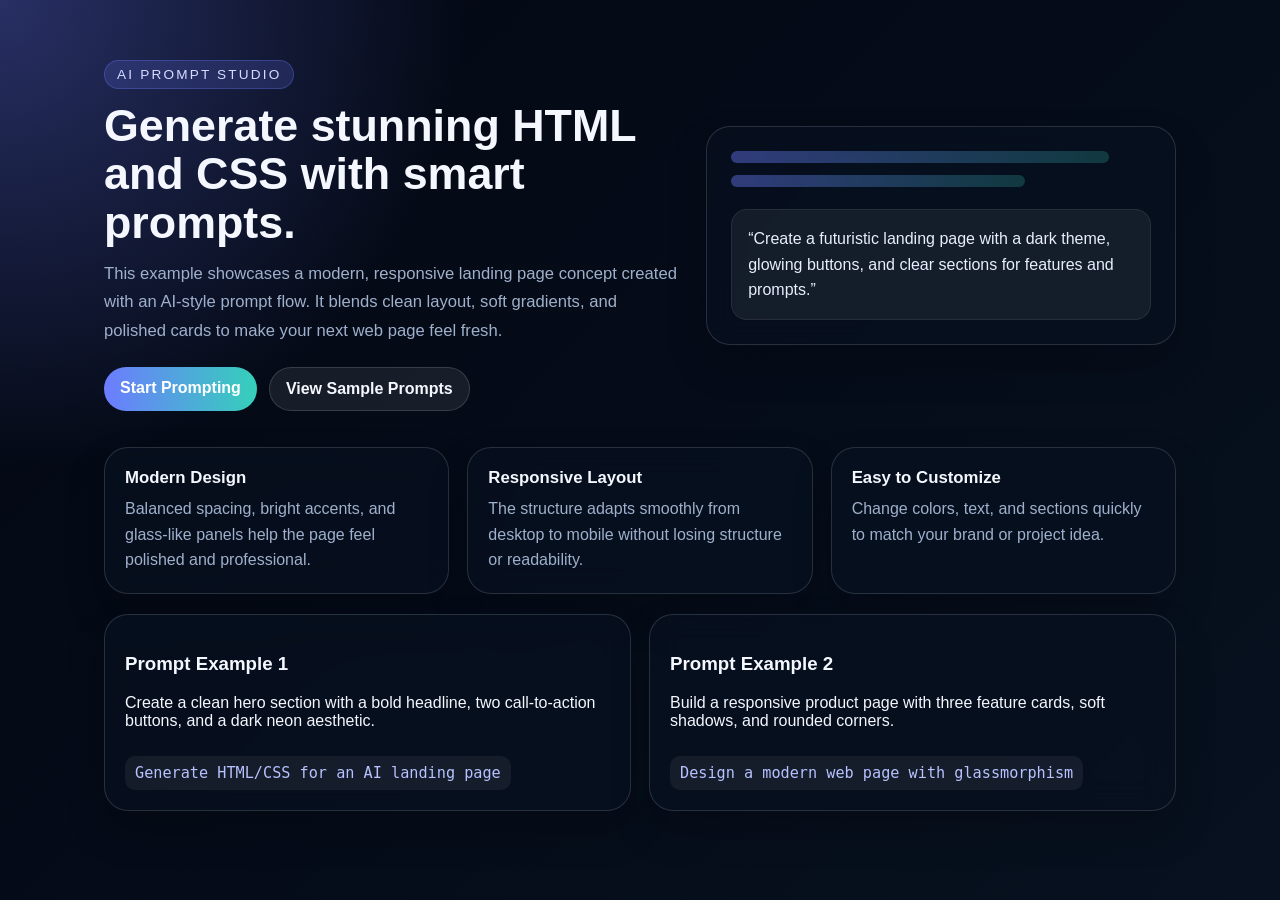
<file: Practical-2/Index.html>
<!DOCTYPE html>
<html lang="en">
<head>
  <meta charset="UTF-8" />
  <meta name="viewport" content="width=device-width, initial-scale=1.0" />
  <title>AI Prompt Studio</title>
  <style>
    :root {
      color-scheme: dark;
      --bg: #07111f;
      --panel: rgba(7, 17, 31, 0.74);
      --panel-2: rgba(255, 255, 255, 0.08);
      --text: #f5f7ff;
      --muted: #9fb0cc;
      --accent: #6c7cff;
      --accent-2: #35d0ba;
      --border: rgba(255, 255, 255, 0.14);
    }

    * {
      box-sizing: border-box;
    }

    body {
      margin: 0;
      font-family: "Segoe UI", Tahoma, Geneva, Verdana, sans-serif;
      color: var(--text);
      background:
        radial-gradient(circle at top left, rgba(108, 124, 255, 0.35), transparent 30%),
        linear-gradient(135deg, #030712 0%, var(--bg) 100%);
      min-height: 100vh;
    }

    .container {
      max-width: 1120px;
      margin: 0 auto;
      padding: 24px;
    }

    .hero {
      display: grid;
      grid-template-columns: 1.1fr 0.9fr;
      gap: 28px;
      align-items: center;
      padding: 36px 0 24px;
    }

    .eyebrow {
      display: inline-block;
      margin: 0 0 12px;
      padding: 6px 12px;
      border-radius: 999px;
      background: rgba(108, 124, 255, 0.18);
      border: 1px solid rgba(108, 124, 255, 0.3);
      color: #d7dcff;
      font-size: 0.85rem;
      letter-spacing: 0.16em;
      text-transform: uppercase;
    }

    h1 {
      font-size: clamp(2rem, 3.5vw, 3.2rem);
      line-height: 1.08;
      margin: 0 0 14px;
    }

    .lead {
      color: var(--muted);
      font-size: 1.04rem;
      line-height: 1.7;
      margin: 0 0 22px;
      max-width: 640px;
    }

    .actions {
      display: flex;
      flex-wrap: wrap;
      gap: 12px;
    }

    .btn {
      display: inline-block;
      padding: 12px 16px;
      border-radius: 999px;
      text-decoration: none;
      font-weight: 600;
      transition: transform 0.2s ease, box-shadow 0.2s ease;
    }

    .btn:hover {
      transform: translateY(-2px);
      box-shadow: 0 12px 24px rgba(0, 0, 0, 0.2);
    }

    .btn-primary {
      background: linear-gradient(90deg, var(--accent), var(--accent-2));
      color: white;
    }

    .btn-secondary {
      background: var(--panel-2);
      color: var(--text);
      border: 1px solid var(--border);
    }

    .card {
      background: var(--panel);
      border: 1px solid var(--border);
      border-radius: 24px;
      padding: 24px;
      backdrop-filter: blur(16px);
      box-shadow: 0 20px 40px rgba(0, 0, 0, 0.2);
    }

    .preview-box {
      display: grid;
      gap: 12px;
    }

    .preview-line {
      height: 12px;
      border-radius: 999px;
      background: linear-gradient(90deg, rgba(108, 124, 255, 0.42), rgba(53, 208, 186, 0.22));
    }

    .preview-line.small {
      width: 70%;
    }

    .preview-line.medium {
      width: 90%;
    }

    .preview-card {
      margin-top: 10px;
      padding: 16px;
      border-radius: 16px;
      background: rgba(255, 255, 255, 0.06);
      border: 1px solid rgba(255, 255, 255, 0.08);
      color: #e8eeff;
      line-height: 1.6;
    }

    .features {
      display: grid;
      grid-template-columns: repeat(3, minmax(0, 1fr));
      gap: 18px;
      margin-top: 12px;
    }

    .feature {
      padding: 20px;
    }

    .feature h3 {
      margin-top: 0;
      margin-bottom: 8px;
      font-size: 1.05rem;
    }

    .feature p {
      margin: 0;
      color: var(--muted);
      line-height: 1.6;
    }

    .prompt-grid {
      display: grid;
      grid-template-columns: repeat(2, minmax(0, 1fr));
      gap: 18px;
      margin-top: 20px;
    }

    .prompt-card {
      padding: 20px;
    }

    .prompt-card code {
      display: inline-block;
      margin-top: 10px;
      padding: 8px 10px;
      border-radius: 10px;
      background: rgba(255, 255, 255, 0.06);
      color: #b7c2ff;
      font-size: 0.95rem;
    }

    @media (max-width: 840px) {
      .hero,
      .features,
      .prompt-grid {
        grid-template-columns: 1fr;
      }

      .hero {
        padding-top: 20px;
      }
    }
  </style>
</head>
<body>
  <div class="container">
    <header class="hero">
      <div>
        <p class="eyebrow">AI Prompt Studio</p>
        <h1>Generate stunning HTML and CSS with smart prompts.</h1>
        <p class="lead">
          This example showcases a modern, responsive landing page concept created with an AI-style prompt flow.
          It blends clean layout, soft gradients, and polished cards to make your next web page feel fresh.
        </p>
        <div class="actions">
          <a href="#" class="btn btn-primary">Start Prompting</a>
          <a href="#" class="btn btn-secondary">View Sample Prompts</a>
        </div>
      </div>

      <div class="card preview-box">
        <div class="preview-line medium"></div>
        <div class="preview-line small"></div>
        <div class="preview-card">
          “Create a futuristic landing page with a dark theme, glowing buttons, and clear sections for features and prompts.”
        </div>
      </div>
    </header>

    <section class="features">
      <article class="card feature">
        <h3>Modern Design</h3>
        <p>Balanced spacing, bright accents, and glass-like panels help the page feel polished and professional.</p>
      </article>
      <article class="card feature">
        <h3>Responsive Layout</h3>
        <p>The structure adapts smoothly from desktop to mobile without losing structure or readability.</p>
      </article>
      <article class="card feature">
        <h3>Easy to Customize</h3>
        <p>Change colors, text, and sections quickly to match your brand or project idea.</p>
      </article>
    </section>

    <section class="prompt-grid">
      <article class="card prompt-card">
        <h3>Prompt Example 1</h3>
        <p>Create a clean hero section with a bold headline, two call-to-action buttons, and a dark neon aesthetic.</p>
        <code>Generate HTML/CSS for an AI landing page</code>
      </article>
      <article class="card prompt-card">
        <h3>Prompt Example 2</h3>
        <p>Build a responsive product page with three feature cards, soft shadows, and rounded corners.</p>
        <code>Design a modern web page with glassmorphism</code>
      </article>
    </section>
  </div>
</body>
</html>
</file>
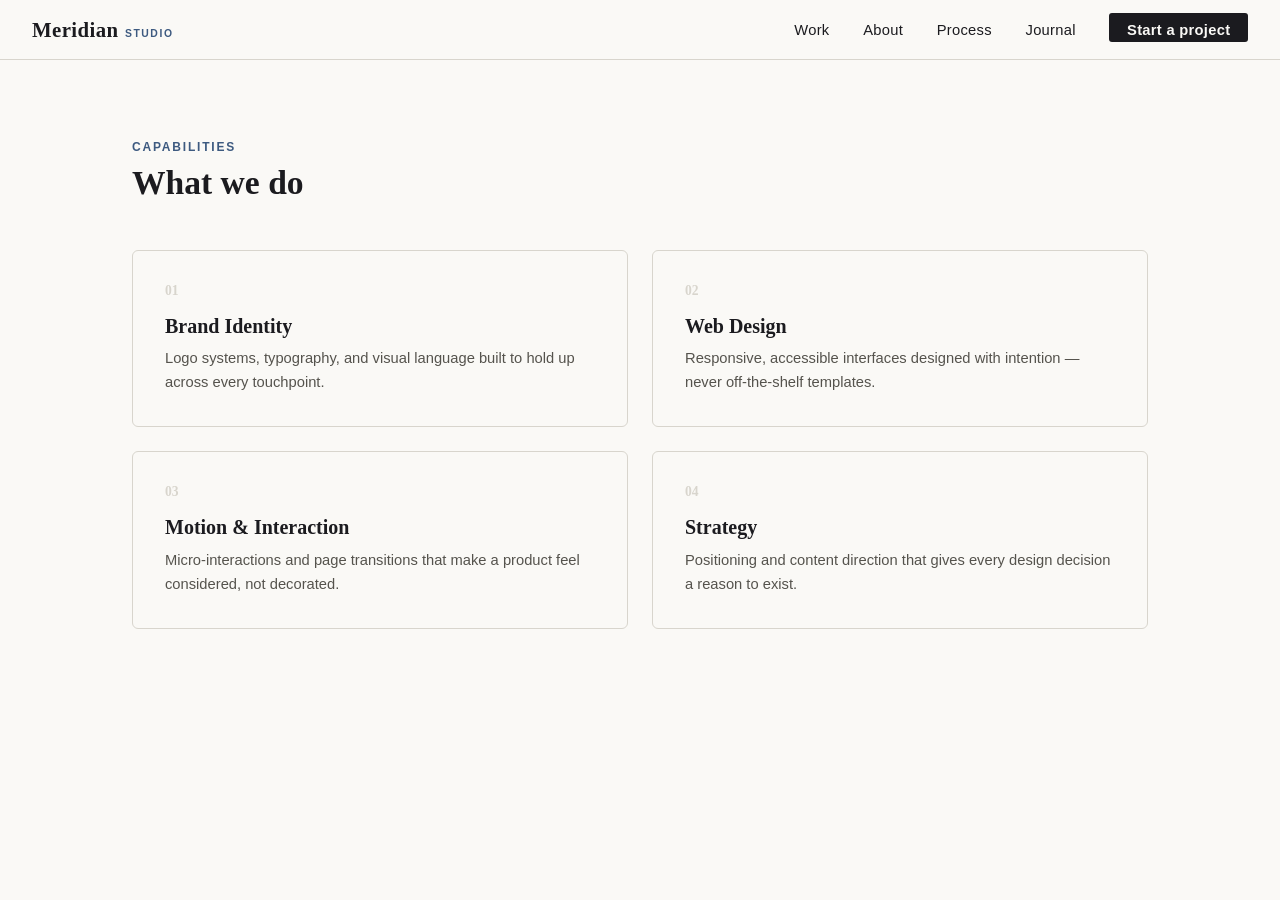
<file: Practical-7/Index.html>
<!DOCTYPE html>
<html lang="en">
<head>
<meta charset="UTF-8">
<meta name="viewport" content="width=device-width, initial-scale=1.0">
<title>Responsive Navigation Bar</title>
<link rel="stylesheet" href="Index.css">
</head>
<body>

<nav class="navbar">
  <a href="#" class="brand">Meridian<span>Studio</span></a>

  <input type="checkbox" id="navToggle" class="nav-toggle-checkbox">

  <ul class="nav-links">
    <li><a href="#work">Work</a></li>
    <li><a href="#about">About</a></li>
    <li><a href="#process">Process</a></li>
    <li><a href="#journal">Journal</a></li>
    <li><a href="#contact" class="cta">Start a project</a></li>
  </ul>

  <label for="navToggle" class="toggle" aria-label="Toggle navigation menu">
    <span></span>
    <span></span>
    <span></span>
  </label>
</nav>

<label for="navToggle" class="overlay"></label>

<section class="skills">
  <div class="skills-header">
    <span class="eyebrow">Capabilities</span>
    <h2>What we do</h2>
  </div>

  <div class="skills-grid">
    <article class="skill-card">
      <span class="skill-number">01</span>
      <h3>Brand Identity</h3>
      <p>Logo systems, typography, and visual language built to hold up across every touchpoint.</p>
    </article>

    <article class="skill-card">
      <span class="skill-number">02</span>
      <h3>Web Design</h3>
      <p>Responsive, accessible interfaces designed with intention — never off-the-shelf templates.</p>
    </article>

    <article class="skill-card">
      <span class="skill-number">03</span>
      <h3>Motion & Interaction</h3>
      <p>Micro-interactions and page transitions that make a product feel considered, not decorated.</p>
    </article>

    <article class="skill-card">
      <span class="skill-number">04</span>
      <h3>Strategy</h3>
      <p>Positioning and content direction that gives every design decision a reason to exist.</p>
    </article>
  </div>
</section>

</body>
</file>
<file: Practical-7/Index.css>
:root {
  --ink: #1b1b1f;
  --paper: #faf9f6;
  --line: #d8d5cd;
  --accent: #3d5a80;
}

* { box-sizing: border-box; }

body {
  margin: 0;
  font-family: 'Georgia', 'Times New Roman', serif;
  background: var(--paper);
  color: var(--ink);
}

/* --- Navbar --- */
.navbar {
  position: sticky;
  top: 0;
  z-index: 100;
  display: flex;
  align-items: center;
  justify-content: space-between;
  padding: 1.1rem 2rem;
  background: var(--paper);
  border-bottom: 1px solid var(--line);
}

.brand {
  font-size: 1.3rem;
  font-weight: 700;
  letter-spacing: 0.02em;
  color: var(--ink);
  text-decoration: none;
  display: flex;
  align-items: baseline;
  gap: 0.4rem;
}

.brand span {
  font-family: 'Helvetica Neue', Arial, sans-serif;
  font-size: 0.65rem;
  letter-spacing: 0.15em;
  text-transform: uppercase;
  color: var(--accent);
  font-weight: 600;
}

/* Hide the checkbox itself; it only exists to hold open/closed state */
.nav-toggle-checkbox {
  display: none;
}

.nav-links {
  display: flex;
  align-items: center;
  gap: 2.1rem;
  list-style: none;
  margin: 0;
  padding: 0;
}

.nav-links a {
  position: relative;
  font-family: 'Helvetica Neue', Arial, sans-serif;
  font-size: 0.92rem;
  letter-spacing: 0.02em;
  color: var(--ink);
  text-decoration: none;
  padding-bottom: 4px;
}

.nav-links a::after {
  content: "";
  position: absolute;
  left: 0;
  bottom: 0;
  width: 0;
  height: 2px;
  background: var(--accent);
  transition: width 0.25s ease;
}

.nav-links a:hover::after,
.nav-links a:focus-visible::after {
  width: 100%;
}

.nav-links a:focus-visible {
  outline: 2px solid var(--accent);
  outline-offset: 4px;
  border-radius: 2px;
}

.cta {
  font-family: 'Helvetica Neue', Arial, sans-serif;
  font-size: 0.85rem;
  font-weight: 600;
  background: var(--ink);
  color: var(--paper) !important;
  padding: 0.55rem 1.1rem;
  border-radius: 3px;
  transition: background 0.2s ease;
}

.cta::after { display: none; }

.cta:hover {
  background: var(--accent);
}

/* --- Hamburger (hidden on desktop) --- */
.toggle {
  display: none;
  flex-direction: column;
  justify-content: center;
  gap: 5px;
  width: 32px;
  height: 32px;
  cursor: pointer;
  z-index: 101;
}

.toggle span {
  display: block;
  height: 2px;
  width: 100%;
  background: var(--ink);
  transition: transform 0.25s ease, opacity 0.25s ease;
}

.toggle:focus-visible {
  outline: 2px solid var(--accent);
  outline-offset: 3px;
}

/* Animate hamburger into an X when checkbox is checked */
.nav-toggle-checkbox:checked ~ .toggle span:nth-child(1) {
  transform: translateY(7px) rotate(45deg);
}
.nav-toggle-checkbox:checked ~ .toggle span:nth-child(2) {
  opacity: 0;
}
.nav-toggle-checkbox:checked ~ .toggle span:nth-child(3) {
  transform: translateY(-7px) rotate(-45deg);
}

.overlay {
  display: none;
}

/* --- Responsive breakpoint --- */
@media (max-width: 720px) {
  .toggle {
    display: flex;
  }

  .nav-links {
    position: fixed;
    top: 0;
    right: 0;
    height: 100vh;
    width: min(72vw, 300px);
    background: var(--paper);
    flex-direction: column;
    align-items: flex-start;
    justify-content: center;
    gap: 1.7rem;
    padding: 2rem;
    border-left: 1px solid var(--line);
    transform: translateX(100%);
    transition: transform 0.3s ease;
  }

  /* Slide the panel in when the checkbox is checked */
  .nav-toggle-checkbox:checked ~ .nav-links {
    transform: translateX(0);
  }

  .nav-links a {
    font-size: 1.1rem;
  }

  .cta {
    margin-top: 0.5rem;
  }

  .overlay {
    position: fixed;
    inset: 0;
    background: rgba(27, 27, 31, 0.35);
    z-index: 99;
    opacity: 0;
    pointer-events: none;
    transition: opacity 0.3s ease;
  }

  .nav-toggle-checkbox:checked ~ .overlay {
    display: block;
    opacity: 1;
    pointer-events: auto;
  }
}

@media (prefers-reduced-motion: reduce) {
  .nav-links, .toggle span, .nav-links a::after, .cta {
    transition: none !important;
  }
}

/* --- Skills section --- */
.skills {
  max-width: 1080px;
  margin: 0 auto;
  padding: 5rem 2rem;
}

.skills-header {
  margin-bottom: 3rem;
}

.eyebrow {
  display: block;
  font-family: 'Helvetica Neue', Arial, sans-serif;
  font-size: 0.75rem;
  letter-spacing: 0.15em;
  text-transform: uppercase;
  color: var(--accent);
  font-weight: 600;
  margin-bottom: 0.6rem;
}

.skills-header h2 {
  font-family: 'Georgia', 'Times New Roman', serif;
  font-size: 2.1rem;
  margin: 0;
}

.skills-grid {
  display: grid;
  grid-template-columns: repeat(2, 1fr);
  gap: 1.5rem;
}

.skill-card {
  position: relative;
  padding: 2rem;
  background: var(--paper);
  border: 1px solid var(--line);
  border-radius: 6px;
  overflow: hidden;
  transition: transform 0.25s ease, border-color 0.25s ease, box-shadow 0.25s ease;
}

/* Accent bar that grows in from the left on hover */
.skill-card::before {
  content: "";
  position: absolute;
  top: 0;
  left: 0;
  width: 3px;
  height: 100%;
  background: var(--accent);
  transform: scaleY(0);
  transform-origin: bottom;
  transition: transform 0.3s ease;
}

.skill-card:hover,
.skill-card:focus-within {
  transform: translateY(-6px);
  border-color: var(--accent);
  box-shadow: 0 12px 24px rgba(27, 27, 31, 0.08);
}

.skill-card:hover::before,
.skill-card:focus-within::before {
  transform: scaleY(1);
}

.skill-number {
  display: block;
  font-family: 'Georgia', 'Times New Roman', serif;
  font-size: 0.85rem;
  color: var(--line);
  font-weight: 700;
  margin-bottom: 1rem;
  transition: color 0.25s ease;
}

.skill-card:hover .skill-number,
.skill-card:focus-within .skill-number {
  color: var(--accent);
}

.skill-card h3 {
  font-family: 'Georgia', 'Times New Roman', serif;
  font-size: 1.25rem;
  margin: 0 0 0.6rem;
}

.skill-card p {
  font-family: 'Helvetica Neue', Arial, sans-serif;
  font-size: 0.92rem;
  line-height: 1.6;
  color: #55534d;
  margin: 0;
}

/* Mobile: stack to a single column */
@media (max-width: 720px) {
  .skills-grid {
    grid-template-columns: 1fr;
  }

  .skills-header h2 {
    font-size: 1.7rem;
  }
}

@media (prefers-reduced-motion: reduce) {
  .skill-card, .skill-card::before, .skill-number {
    transition: none !important;
  }
}
</file>
